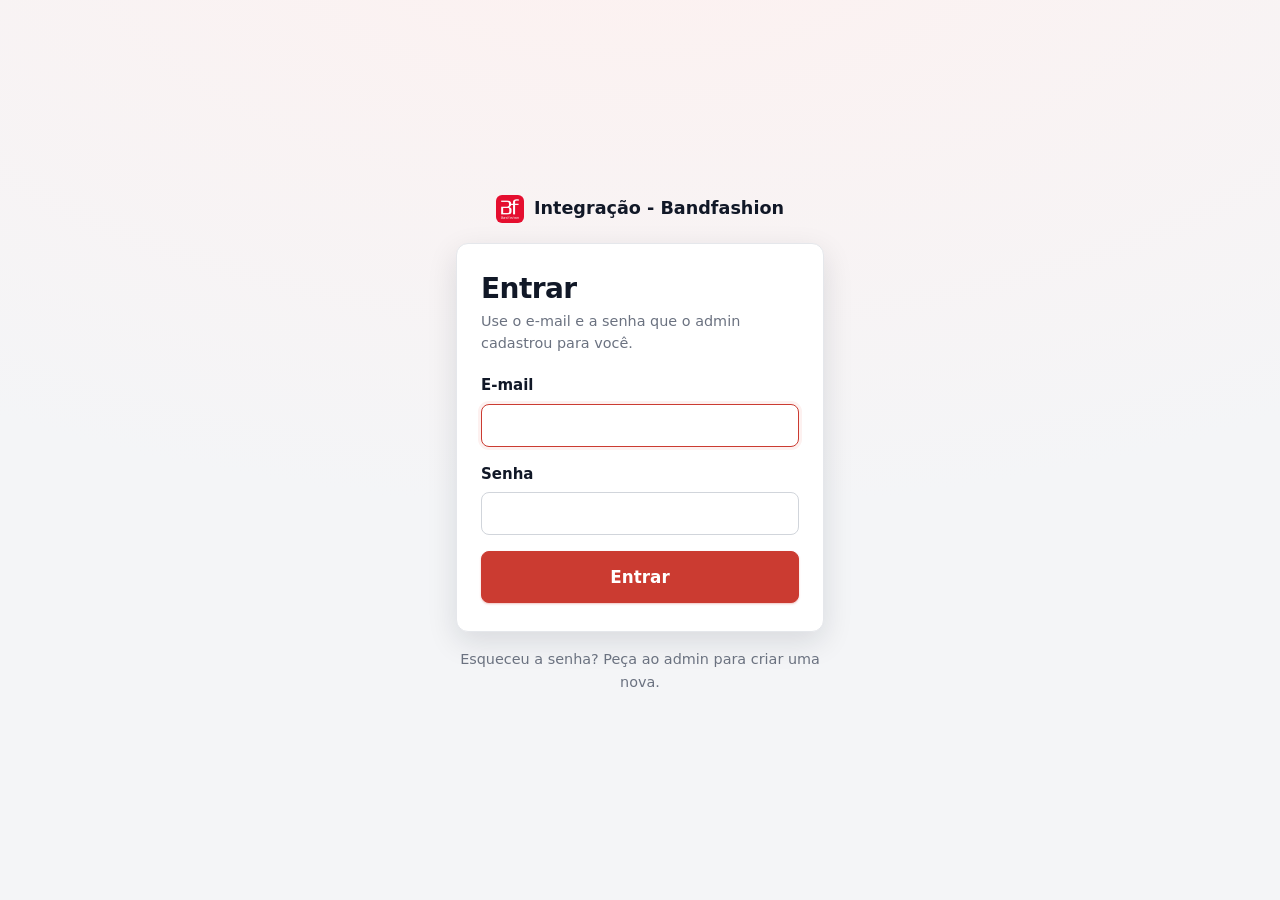
<file: src/ui/login.html>
<!doctype html>
<html lang="pt-BR">
<head>
  <meta charset="utf-8">
  <meta name="viewport" content="width=device-width, initial-scale=1">
  <title>Entrar - Integração - Bandfashion</title>
  <link rel="icon" href="logo.png">
  <link rel="stylesheet" href="estilo.css">
  <script type="module" src="login.js"></script>
</head>
<body class="pagina-login">
  <main class="login">
    <strong class="marca">Integração - Bandfashion</strong>
    <form id="login-form" class="card" novalidate>
      <h1>Entrar</h1>
      <p class="suave">Use o e-mail e a senha que o admin cadastrou para você.</p>
      <div class="campo">
        <label for="email">E-mail</label>
        <input id="email" type="email" autocomplete="username" inputmode="email" autocapitalize="none" spellcheck="false" maxlength="320" required>
      </div>
      <div class="campo">
        <label for="senha">Senha</label>
        <input id="senha" type="password" autocomplete="current-password" maxlength="200" required>
      </div>
      <button id="entrar" type="submit" class="primario grande">Entrar</button>
      <div id="resultado"></div>
    </form>
    <p class="suave">Esqueceu a senha? Peça ao admin para criar uma nova.</p>
  </main>
</body>
</html>
</file>
<file: src/ui/estilo.css>
:root {
  --fundo: #f4f5f7;
  --superficie: #ffffff;
  --superficie-2: #f8f9fb;
  --texto: #111827;
  --texto-suave: #6b7280;
  --borda: #e5e7eb;
  --borda-forte: #d1d5db;
  --primaria: #cb3b31;
  --primaria-escura: #a92f27;
  --primaria-fundo: #fdf1f0;
  --urgente: #dc2626;
  --urgente-fundo: #fef2f2;
  --destaque: #b45309;
  --destaque-fundo: #fffbeb;
  --vendas: #0369a1;
  --vendas-fundo: #f0f9ff;
  --rotina: #0f766e;
  --rotina-fundo: #f0fdfa;
  --sucesso: #15803d;
  --sucesso-fundo: #f0fdf4;
  --erro: #b91c1c;
  --erro-fundo: #fef2f2;
  --aviso-fundo: #fffbeb;
  --raio: 12px;
  --raio-pequeno: 8px;
  --sombra: 0 1px 2px rgba(17, 24, 39, 0.05), 0 1px 3px rgba(17, 24, 39, 0.06);
  --sombra-alta: 0 10px 30px rgba(17, 24, 39, 0.12);
  --largura-chat: 440px;
  color-scheme: light;
}

* {
  box-sizing: border-box;
}

[hidden] {
  display: none !important;
}

body {
  margin: 0;
  background: var(--fundo);
  color: var(--texto);
  font: 15px/1.55 system-ui, -apple-system, "Segoe UI", Roboto, sans-serif;
  -webkit-font-smoothing: antialiased;
}

a {
  color: var(--primaria);
  text-decoration: none;
}

a:hover {
  text-decoration: underline;
}

:focus-visible {
  outline: 2px solid var(--primaria);
  outline-offset: 2px;
}

/* Estrutura */

header {
  position: sticky;
  top: 0;
  z-index: 5;
  background: rgba(255, 255, 255, 0.92);
  backdrop-filter: blur(8px);
  border-bottom: 1px solid var(--borda);
}

header .conteudo {
  display: flex;
  align-items: center;
  gap: 8px 28px;
  min-height: 60px;
}

.marca {
  display: flex;
  align-items: center;
  gap: 10px;
  font-size: 1rem;
  white-space: nowrap;
}

.marca::before {
  content: "";
  width: 28px;
  height: 28px;
  flex-shrink: 0;
  border-radius: 6px;
  background: url("logo.png") center / cover;
}

nav {
  display: flex;
  gap: 4px;
}

nav a {
  color: var(--texto-suave);
  font-weight: 500;
  padding: 6px 12px;
  border-radius: var(--raio-pequeno);
  white-space: nowrap;
}

nav a:hover {
  color: var(--texto);
  background: var(--fundo);
  text-decoration: none;
}

nav a[aria-current="page"] {
  color: var(--texto);
  background: var(--fundo);
  font-weight: 600;
}

.sessao {
  display: flex;
  align-items: center;
  gap: 12px;
  margin-left: auto;
  white-space: nowrap;
}

.abrir-chat ~ .sessao {
  margin-left: 0;
}

.sessao-nome {
  color: var(--texto-suave);
  font-size: 0.9rem;
  padding: 6px 4px;
}

a.sessao-nome:hover,
a.sessao-nome[aria-current="page"] {
  color: var(--texto);
}

@media (max-width: 760px) {
  header .conteudo {
    flex-wrap: wrap;
    gap: 8px 12px;
    padding-top: 10px;
    padding-bottom: 10px;
  }

  .sessao,
  .abrir-chat ~ .sessao {
    order: 1;
    gap: 8px;
    margin-left: auto;
  }

  header nav {
    order: 2;
    flex: 1 1 auto;
    overflow-x: auto;
  }

  header .abrir-chat {
    order: 3;
  }

  header nav a {
    padding: 6px 10px;
    white-space: nowrap;
  }

  header nav:empty {
    display: none;
  }

  .sessao-nome {
    max-width: 72px;
    overflow: hidden;
    text-overflow: ellipsis;
  }
}

/* Notificações */

header .conteudo {
  position: relative;
}

button.sino {
  position: relative;
  padding: 7px;
  border-color: transparent;
  background: transparent;
  color: var(--texto-suave);
}

button.sino:hover,
button.sino[aria-expanded="true"] {
  background: var(--fundo);
  color: var(--texto);
}

.sino-contagem {
  position: absolute;
  top: 0;
  right: -2px;
  min-width: 18px;
  height: 18px;
  padding: 0 5px;
  border-radius: 999px;
  border: 2px solid var(--superficie);
  background: var(--urgente);
  color: #fff;
  font-size: 0.68rem;
  font-weight: 700;
  line-height: 14px;
  text-align: center;
}

.notificacoes {
  position: absolute;
  top: calc(100% + 8px);
  right: 24px;
  z-index: 6;
  width: min(420px, calc(100% - 48px));
  max-height: min(560px, calc(100vh - 100px));
  display: flex;
  flex-direction: column;
  background: var(--superficie);
  border: 1px solid var(--borda);
  border-radius: var(--raio);
  box-shadow: var(--sombra-alta);
  overflow: hidden;
}

.notificacoes-topo {
  display: flex;
  align-items: center;
  justify-content: space-between;
  gap: 12px;
  padding: 14px 16px;
  border-bottom: 1px solid var(--borda);
}

.notificacoes-topo h2 {
  margin: 0;
  font-size: 1rem;
}

button.marcar-lidas {
  padding: 4px 8px;
  border-color: transparent;
  background: transparent;
  color: var(--primaria);
  font-size: 0.85rem;
}

button.marcar-lidas:hover {
  background: var(--primaria-fundo);
}

.notificacoes-corpo {
  overflow-y: auto;
}

.notificacoes-corpo > p,
.notificacoes-corpo > .mensagem {
  margin: 16px;
}

.notificacoes-lista {
  list-style: none;
  margin: 0;
  padding: 0;
}

.notificacao + .notificacao {
  border-top: 1px solid var(--borda);
}

.notificacao > a,
.notificacao > div {
  display: flex;
  flex-direction: column;
  gap: 2px;
  padding: 12px 16px;
  color: var(--texto);
}

.notificacao > a:hover {
  background: var(--superficie-2);
  text-decoration: none;
}

.notificacao.nao-lida > a,
.notificacao.nao-lida > div {
  background: var(--primaria-fundo);
}

.notificacao.nao-lida > a:hover {
  background: #fbe2df;
}

.notificacao-topo {
  display: flex;
  align-items: center;
  gap: 8px;
}

.notificacao-topo .suave {
  font-size: 0.8rem;
}

.notificacao-nova {
  margin-left: auto;
  color: var(--primaria);
  font-size: 0.75rem;
  font-weight: 700;
}

.notificacao-nova::before {
  content: "";
  display: inline-block;
  width: 8px;
  height: 8px;
  margin-right: 6px;
  border-radius: 50%;
  background: var(--primaria);
}

.notificacao-titulo {
  font-weight: 600;
  line-height: 1.4;
}

.popup-notificacoes {
  position: fixed;
  right: 24px;
  bottom: 24px;
  z-index: 11;
  width: min(340px, calc(100% - 32px));
}

.popup-cartao {
  display: flex;
  flex-direction: column;
  gap: 12px;
  padding: 16px;
  background: var(--superficie);
  border: 1px solid var(--borda);
  border-left: 4px solid var(--primaria);
  border-radius: var(--raio);
  box-shadow: var(--sombra-alta);
  animation: popup-entra 0.25s ease-out;
}

@keyframes popup-entra {
  from {
    opacity: 0;
    transform: translateY(12px);
  }
}

.popup-topo {
  display: flex;
  align-items: center;
  justify-content: space-between;
}

button.popup-fechar {
  padding: 0 8px;
  border-color: transparent;
  background: transparent;
  color: var(--texto-suave);
  font-size: 1.3rem;
  line-height: 1.4;
}

.popup-grupos {
  list-style: none;
  margin: 0;
  padding: 0;
  display: flex;
  flex-direction: column;
  gap: 6px;
}

.popup-grupos li {
  display: flex;
  align-items: center;
  gap: 6px;
}

.popup-marca {
  width: 10px;
  height: 10px;
  margin-right: 4px;
  border-radius: 50%;
  background: var(--texto-suave);
}

.popup-marca.urgente {
  background: var(--urgente);
}

.popup-marca.destaque {
  background: var(--destaque);
}

.popup-marca.vendas {
  background: var(--vendas);
}

.popup-marca.bom {
  background: var(--sucesso);
}

.pedido-atrasado {
  scroll-margin-top: 80px;
}

.pedido-atrasado.em-foco {
  outline: 2px solid var(--primaria);
  outline-offset: 4px;
  border-radius: var(--raio-pequeno);
}

@media (min-width: 1100px) {
  body.com-chat .popup-notificacoes {
    right: calc(var(--largura-chat) + 24px);
  }
}

@media (max-width: 760px) {
  .notificacoes {
    right: 16px;
    width: calc(100% - 32px);
    max-height: calc(100vh - 140px);
  }

  .popup-notificacoes {
    right: 16px;
    bottom: 16px;
  }
}

/* Login */

body.pagina-login {
  min-height: 100vh;
  display: grid;
  place-items: center;
  background: radial-gradient(1200px 600px at 50% -10%, var(--primaria-fundo), var(--fundo));
}

.login {
  width: min(400px, 100%);
  padding: 32px 16px;
  text-align: center;
}

.login .marca {
  justify-content: center;
  font-size: 1.1rem;
  margin-bottom: 20px;
}

.login .card {
  text-align: left;
  padding: 28px 24px;
  box-shadow: var(--sombra-alta);
}

.login input {
  width: 100%;
}

.login .card > .suave {
  margin-bottom: 20px;
}

.login > .suave {
  margin-top: 16px;
}

.conteudo {
  max-width: 1180px;
  margin: 0 auto;
  padding: 0 24px;
}

main.conteudo {
  padding-top: 28px;
  padding-bottom: 64px;
}

.conteudo.estreito {
  max-width: 560px;
}

.conteudo.medio {
  max-width: 880px;
}

.cabecalho-pagina {
  display: flex;
  flex-wrap: wrap;
  align-items: flex-end;
  justify-content: space-between;
  gap: 12px 24px;
  margin-bottom: 24px;
}

h1 {
  font-size: 1.75rem;
  line-height: 1.2;
  letter-spacing: -0.02em;
  margin: 0 0 4px;
}

h2 {
  font-size: 1.1rem;
  letter-spacing: -0.01em;
  margin: 32px 0 12px;
}

h3 {
  font-size: 1rem;
  margin: 0;
}

h4 {
  font-size: 0.8rem;
  text-transform: uppercase;
  letter-spacing: 0.04em;
  margin: 18px 0 8px;
  color: var(--texto-suave);
}

p {
  margin: 0 0 12px;
}

.suave {
  color: var(--texto-suave);
  font-size: 0.9rem;
}

code {
  font: 0.8em ui-monospace, SFMono-Regular, Menlo, monospace;
  color: var(--texto-suave);
  background: var(--superficie-2);
  border: 1px solid var(--borda);
  border-radius: 6px;
  padding: 1px 6px;
  overflow-wrap: anywhere;
}

/* Botões e campos */

button,
.botao {
  display: inline-flex;
  align-items: center;
  justify-content: center;
  gap: 6px;
  font: inherit;
  font-weight: 500;
  border: 1px solid var(--borda-forte);
  border-radius: var(--raio-pequeno);
  background: var(--superficie);
  color: var(--texto);
  padding: 8px 14px;
  cursor: pointer;
  text-decoration: none;
  transition: background 0.15s, border-color 0.15s, box-shadow 0.15s;
}

button:hover,
.botao:hover {
  background: var(--superficie-2);
  text-decoration: none;
}

button.primario,
.botao.primario {
  background: var(--primaria);
  border-color: var(--primaria);
  color: #fff;
  box-shadow: 0 1px 2px rgba(203, 59, 49, 0.3);
}

button.primario:hover,
.botao.primario:hover {
  background: var(--primaria-escura);
}

button:disabled {
  opacity: 0.6;
  cursor: wait;
}

button.grande {
  width: 100%;
  min-height: 52px;
  font-size: 1.05rem;
  font-weight: 600;
}

input,
textarea,
select {
  font: inherit;
  color: inherit;
  border: 1px solid var(--borda-forte);
  border-radius: var(--raio-pequeno);
  padding: 9px 12px;
  background: var(--superficie);
  max-width: 100%;
  transition: border-color 0.15s, box-shadow 0.15s;
}

input:focus,
textarea:focus,
select:focus {
  outline: none;
  border-color: var(--primaria);
  box-shadow: 0 0 0 3px var(--primaria-fundo);
}

input[type="radio"],
input[type="checkbox"] {
  accent-color: var(--primaria);
  width: 16px;
  height: 16px;
}

textarea {
  width: 100%;
  min-height: 80px;
  resize: vertical;
}

label {
  display: block;
  font-weight: 600;
  margin-bottom: 6px;
}

.campo {
  margin-bottom: 16px;
}

.acoes {
  display: flex;
  flex-wrap: wrap;
  gap: 8px;
  align-items: center;
}

/* Cards, selos e números */

.card {
  background: var(--superficie);
  border: 1px solid var(--borda);
  border-radius: var(--raio);
  box-shadow: var(--sombra);
  padding: 20px;
  margin-bottom: 16px;
}

section.card > h2 {
  margin-top: 0;
}

.card h3 {
  margin: 20px 0 8px;
}

.card > .acoes {
  margin-top: 16px;
}

.selo {
  display: inline-flex;
  align-items: center;
  gap: 4px;
  font-size: 0.75rem;
  font-weight: 600;
  line-height: 1.6;
  border-radius: 999px;
  padding: 1px 10px;
  background: var(--superficie-2);
  color: var(--texto-suave);
  border: 1px solid var(--borda);
  white-space: nowrap;
}

.selo.destaque {
  background: var(--destaque-fundo);
  border-color: #fde68a;
  color: var(--destaque);
}

.selo.urgente {
  background: var(--urgente-fundo);
  border-color: #fecaca;
  color: var(--urgente);
}

.selo.vendas {
  background: var(--vendas-fundo);
  border-color: #bae6fd;
  color: var(--vendas);
}

.selo.bom {
  background: var(--sucesso-fundo);
  border-color: #bbf7d0;
  color: var(--sucesso);
}

.selo.ruim {
  background: var(--erro-fundo);
  border-color: #fecaca;
  color: var(--erro);
}

.selos {
  display: flex;
  flex-wrap: wrap;
  gap: 6px;
}

.numeros {
  display: grid;
  grid-template-columns: repeat(auto-fit, minmax(140px, 1fr));
  gap: 12px;
  margin: 0;
}

.numeros div {
  min-width: 0;
  background: var(--superficie-2);
  border-radius: var(--raio-pequeno);
  padding: 10px 12px;
}

.numeros dt {
  font-size: 0.78rem;
  color: var(--texto-suave);
}

.numeros dd {
  margin: 0;
  font-weight: 600;
  overflow-wrap: anywhere;
}

.numeros.grandes dd {
  font-size: 1.35rem;
  letter-spacing: -0.01em;
}

ul.lista {
  margin: 0;
  padding-left: 20px;
}

ul.lista li {
  margin-bottom: 6px;
}

details {
  margin-top: 12px;
}

summary {
  cursor: pointer;
  color: var(--texto-suave);
  font-weight: 500;
}

summary:hover {
  color: var(--texto);
}

.mensagem {
  border-radius: var(--raio-pequeno);
  padding: 12px 14px;
  margin: 12px 0;
  font-size: 0.95rem;
}

.mensagem.erro {
  background: var(--erro-fundo);
  color: var(--erro);
  border: 1px solid #fecaca;
}

.mensagem.sucesso {
  background: var(--sucesso-fundo);
  color: var(--sucesso);
  border: 1px solid #bbf7d0;
}

.mensagem.aviso {
  background: var(--aviso-fundo);
  border: 1px solid #fde68a;
}

.carregando {
  display: flex;
  align-items: center;
  gap: 10px;
  color: var(--texto-suave);
  padding: 24px 0;
}

.carregando::before {
  content: "";
  width: 16px;
  height: 16px;
  border: 2px solid var(--borda-forte);
  border-top-color: var(--primaria);
  border-radius: 50%;
  animation: girar 0.8s linear infinite;
}

@keyframes girar {
  to {
    transform: rotate(360deg);
  }
}

table {
  width: 100%;
  border-collapse: collapse;
  font-size: 0.9rem;
}

th,
td {
  text-align: left;
  vertical-align: top;
  padding: 8px 10px;
  border-bottom: 1px solid var(--borda);
}

th {
  font-size: 0.78rem;
  font-weight: 600;
  color: var(--texto-suave);
  background: var(--superficie-2);
}

tbody tr:last-child td {
  border-bottom: 0;
}

.tabela {
  overflow-x: auto;
  border: 1px solid var(--borda);
  border-radius: var(--raio-pequeno);
}

fieldset {
  border: 0;
  margin: 0;
  padding: 0;
  min-width: 0;
}

legend {
  float: left;
  width: 100%;
  padding: 0;
  margin-bottom: 8px;
}

legend + * {
  clear: both;
}

.opcoes label {
  display: flex;
  gap: 10px;
  align-items: center;
  font-weight: normal;
  margin-bottom: 6px;
}

/* Painel de alertas */

.filtros {
  display: grid;
  grid-template-columns: minmax(200px, 1.4fr) repeat(3, minmax(0, 1fr)) auto;
  gap: 10px;
  margin-bottom: 20px;
}

.filtros input[type="search"],
.filtros select {
  width: 100%;
  min-width: 0;
}

.filtros button {
  white-space: nowrap;
}

#painel[aria-busy="true"],
#estoque[aria-busy="true"] {
  opacity: 0.55;
  transition: opacity 0.15s;
}

.vazio button {
  margin-top: 12px;
}

.visoes {
  display: flex;
  flex-wrap: wrap;
  gap: 6px;
}

.visoes button {
  gap: 6px;
  border-radius: 999px;
  padding: 5px 6px 5px 12px;
  font-size: 0.88rem;
  color: var(--texto-suave);
}

.visoes button:hover {
  color: var(--texto);
}

.visoes button[aria-pressed="true"] {
  background: var(--texto);
  border-color: var(--texto);
  color: #fff;
}

.visoes .contagem {
  min-width: 24px;
  padding: 0 7px;
  border-radius: 999px;
  background: var(--fundo);
  color: var(--cor, var(--texto));
  font-size: 0.78rem;
  font-weight: 600;
  text-align: center;
}

.visoes button.sem-itens .contagem {
  color: var(--texto-suave);
}

.visoes button[aria-pressed="true"] .contagem {
  background: rgba(255, 255, 255, 0.2);
  color: #fff;
}

.grupo > header .info {
  align-self: center;
}

.item-produto .origem {
  display: block;
  margin-bottom: 2px;
  color: var(--cor);
  font-size: 0.72rem;
  font-weight: 600;
  text-transform: uppercase;
  letter-spacing: 0.04em;
}

.mais-alertas {
  margin-top: 20px;
  text-align: center;
}

.mais-alertas button {
  margin-left: 4px;
}

/* Explicação atrás do "i" */

.info {
  position: relative;
  display: inline-flex;
  vertical-align: middle;
}

.info > button {
  width: 20px;
  height: 20px;
  padding: 0;
  border-radius: 50%;
  color: var(--texto-suave);
  font: italic 600 12px/1 Georgia, serif;
}

.info > button:hover,
.info.aberto > button {
  color: var(--texto);
  border-color: var(--texto-suave);
}

.info-balao {
  display: none;
  position: absolute;
  top: calc(100% + 8px);
  left: -12px;
  z-index: 20;
  width: max-content;
  max-width: min(340px, 80vw);
  padding: 10px 12px;
  border-radius: var(--raio-pequeno);
  background: var(--texto);
  color: #fff;
  box-shadow: var(--sombra-alta);
  font-size: 0.86rem;
  font-weight: 400;
  line-height: 1.45;
  letter-spacing: normal;
  text-transform: none;
  white-space: normal;
}

.info.aberto .info-balao {
  display: block;
}

.grupo {
  margin-top: 32px;
  scroll-margin-top: 80px;
}

.grupo > header {
  position: static;
  background: none;
  backdrop-filter: none;
  border: 0;
  display: flex;
  align-items: baseline;
  gap: 10px;
  margin-bottom: 12px;
}

.grupo > header h2 {
  margin: 0;
  white-space: nowrap;
}

.grupo > header .contagem {
  font-size: 0.8rem;
  font-weight: 600;
  color: var(--texto-suave);
  background: var(--superficie);
  border: 1px solid var(--borda);
  border-radius: 999px;
  padding: 0 8px;
}

.grupo > header p {
  margin: 0;
}

.itens {
  display: grid;
  gap: 10px;
}

a.item {
  display: grid;
  grid-template-columns: minmax(220px, 1.3fr) minmax(0, 2fr) minmax(150px, auto) 20px;
  align-items: center;
  gap: 8px 24px;
  background: var(--superficie);
  border: 1px solid var(--borda);
  border-left: 4px solid var(--cor, var(--borda-forte));
  border-radius: var(--raio);
  box-shadow: var(--sombra);
  padding: 16px 20px;
  color: var(--texto);
  transition: box-shadow 0.15s, transform 0.15s;
}

a.item:hover {
  text-decoration: none;
  box-shadow: var(--sombra-alta);
  transform: translateY(-1px);
}

a.item::after {
  content: "›";
  font-size: 1.6rem;
  line-height: 1;
  color: var(--texto-suave);
  justify-self: end;
}

.item-produto strong {
  display: block;
  font-size: 1rem;
}

.item-produto span {
  display: block;
  color: var(--texto-suave);
  font-size: 0.88rem;
}

.item-situacao {
  display: grid;
  gap: 8px;
}

.item-situacao .frase {
  font-weight: 500;
}

.item-numeros {
  display: flex;
  flex-wrap: wrap;
  gap: 4px 18px;
  color: var(--texto-suave);
  font-size: 0.88rem;
}

.item-numeros b {
  color: var(--texto);
  font-weight: 600;
}

.item-sugestao {
  text-align: right;
}

.item-sugestao small {
  display: block;
  color: var(--texto-suave);
  font-size: 0.78rem;
}

.item-sugestao strong {
  display: block;
  font-size: 1.05rem;
}

.recado {
  background: var(--vendas-fundo);
  border: 1px solid #bae6fd;
  border-radius: var(--raio-pequeno);
  padding: 8px 12px;
  font-size: 0.9rem;
}

.recado q {
  font-style: italic;
}

.recado.repositor {
  background: var(--urgente-fundo);
  border-color: #fecaca;
}

.vazio {
  text-align: center;
  padding: 48px 24px;
}

.vazio strong {
  display: block;
  font-size: 1.15rem;
  margin-bottom: 4px;
}

.fornecedor-atrasado {
  background: var(--superficie);
  border: 1px solid var(--borda);
  border-left: 4px solid var(--cor, var(--destaque));
  border-radius: var(--raio);
  box-shadow: var(--sombra);
  padding: 16px 20px;
}

.fornecedor-atrasado > header {
  position: static;
  background: none;
  backdrop-filter: none;
  border: 0;
  display: flex;
  flex-wrap: wrap;
  align-items: center;
  gap: 8px 12px;
}

.fornecedor-atrasado > header h3 {
  margin: 0;
  font-size: 1.1rem;
}

.historico-atrasos {
  margin: 4px 0 0;
  font-size: 0.88rem;
}

.pedido-atrasado {
  border-top: 1px solid var(--borda);
  margin-top: 14px;
  padding-top: 14px;
}

.pedido-cabecalho {
  display: flex;
  flex-wrap: wrap;
  align-items: center;
  justify-content: space-between;
  gap: 6px 12px;
  font-weight: 500;
}

.recado-cobranca {
  background: var(--destaque-fundo);
  border: 1px solid #fde68a;
  border-radius: var(--raio-pequeno);
  padding: 8px 12px;
  margin: 10px 0 0;
  font-size: 0.9rem;
}

ul.skus-atrasados {
  list-style: none;
  margin: 10px 0 0;
  padding: 0;
  display: grid;
  gap: 8px;
}

ul.skus-atrasados li {
  display: grid;
  grid-template-columns: minmax(220px, 1.3fr) minmax(0, 2fr) 110px;
  align-items: center;
  gap: 6px 24px;
  background: var(--superficie-2);
  border-radius: var(--raio-pequeno);
  padding: 10px 12px;
}

ul.skus-atrasados .item-produto a {
  color: var(--texto);
}

ul.skus-atrasados .item-produto code {
  font-size: 0.8rem;
}

ul.skus-atrasados .selos {
  justify-content: flex-end;
}

details.cobrar {
  margin-top: 12px;
}

details.cobrar > summary {
  list-style: none;
  color: var(--texto);
}

details.cobrar > summary::-webkit-details-marker {
  display: none;
}

details.cobrar[open] > summary {
  background: var(--superficie-2);
}

.form-cobranca {
  display: grid;
  grid-template-columns: minmax(160px, auto) minmax(0, 1fr) auto;
  align-items: end;
  gap: 12px;
  margin-top: 12px;
}

.form-cobranca .campo {
  margin: 0;
}

.form-cobranca input {
  width: 100%;
}

.form-cobranca > div:last-child {
  grid-column: 1 / -1;
}

.form-cobranca > div:last-child:empty {
  display: none;
}

@media (max-width: 760px) {
  .conteudo {
    padding: 0 16px;
  }

  .filtros {
    grid-template-columns: 1fr 1fr;
  }

  .filtros input[type="search"],
  .filtros #filtro-fornecedor,
  .filtros button {
    grid-column: 1 / -1;
  }

  .filtros select {
    font-size: 0.9rem;
    padding-left: 10px;
    padding-right: 6px;
  }

  .grupo > header {
    flex-wrap: wrap;
  }

  .grupo > header p {
    flex-basis: 100%;
  }

  a.item {
    grid-template-columns: 1fr;
  }

  ul.skus-atrasados li,
  .form-cobranca {
    grid-template-columns: 1fr;
  }

  ul.skus-atrasados .selos {
    justify-content: flex-start;
  }

  .fornecedor-atrasado {
    padding: 14px 16px;
  }

  a.item::after {
    display: none;
  }

  .item-sugestao {
    text-align: left;
  }
}

/* Estoque */

.filtros.filtros-estoque {
  grid-template-columns: minmax(200px, 1.6fr) repeat(3, minmax(0, 1fr)) auto;
}

.barra-estoque {
  display: flex;
  flex-wrap: wrap;
  align-items: center;
  justify-content: space-between;
  gap: 8px 16px;
  margin-bottom: 12px;
  scroll-margin-top: 80px;
}

.barra-estoque p {
  margin: 0;
}

.ordem {
  display: inline-flex;
  align-items: center;
  gap: 8px;
  margin: 0;
  font-weight: 500;
  font-size: 0.9rem;
  color: var(--texto-suave);
}

.ordem select {
  color: var(--texto);
  padding-top: 6px;
  padding-bottom: 6px;
}

.tabela-estoque {
  background: var(--superficie);
  border-radius: var(--raio);
  box-shadow: var(--sombra);
}

.tabela-estoque th,
.tabela-estoque td {
  padding: 10px 16px;
  vertical-align: middle;
}

.tabela-estoque .num {
  text-align: right;
  font-variant-numeric: tabular-nums;
  white-space: nowrap;
}

.tabela-estoque tbody tr {
  position: relative;
  transition: background 0.15s;
}

.tabela-estoque tbody tr:hover {
  background: var(--superficie-2);
}

.tabela-estoque tbody tr.em-ruptura td:first-child {
  box-shadow: inset 3px 0 0 var(--urgente);
}

.tabela-estoque .produto a {
  color: var(--texto);
}

.tabela-estoque .produto a::after {
  content: "";
  position: absolute;
  inset: 0;
}

.tabela-estoque .produto strong,
.tabela-estoque .produto span {
  display: block;
}

.tabela-estoque .produto span {
  color: var(--texto-suave);
  font-size: 0.85rem;
}

.tabela-estoque .produto code {
  margin-left: 6px;
  white-space: nowrap;
}

.tabela-estoque .categoria {
  color: var(--texto-suave);
}

.tabela-estoque .segura {
  font-weight: 600;
}

.tabela-estoque .segura .selo {
  margin-left: 8px;
}

.paginacao {
  display: flex;
  align-items: center;
  justify-content: center;
  gap: 16px;
  margin-top: 20px;
  color: var(--texto-suave);
  font-size: 0.9rem;
}

.paginacao button:disabled {
  opacity: 0.45;
  cursor: default;
}

@media (max-width: 760px) {
  .filtros.filtros-estoque {
    grid-template-columns: 1fr 1fr;
  }

  .tabela-estoque {
    background: none;
    border: 0;
    box-shadow: none;
    overflow: visible;
  }

  .tabela-estoque thead {
    display: none;
  }

  .tabela-estoque table,
  .tabela-estoque tbody {
    display: block;
  }

  .tabela-estoque tbody tr {
    display: grid;
    grid-template-columns: repeat(4, minmax(0, 1fr));
    gap: 10px 8px;
    background: var(--superficie);
    border: 1px solid var(--borda);
    border-radius: var(--raio);
    box-shadow: var(--sombra);
    padding: 14px 16px;
    margin-bottom: 10px;
  }

  .tabela-estoque tbody tr.em-ruptura {
    border-left: 4px solid var(--urgente);
  }

  .tabela-estoque tbody tr.em-ruptura td:first-child {
    box-shadow: none;
  }

  .tabela-estoque td {
    padding: 0;
    border: 0;
  }

  .tabela-estoque td.produto {
    grid-column: 1 / -1;
  }

  .tabela-estoque td.categoria {
    display: none;
  }

  .tabela-estoque td.num {
    text-align: left;
    white-space: normal;
  }

  .tabela-estoque td[data-rotulo]::before {
    content: attr(data-rotulo);
    display: block;
    font-size: 0.72rem;
    font-weight: 500;
    color: var(--texto-suave);
  }

  .tabela-estoque .segura .selo {
    margin: 4px 0 0;
  }
}

/* Tela do SKU */

.voltar {
  display: inline-block;
  color: var(--texto-suave);
  font-weight: 500;
  margin-bottom: 12px;
}

.layout-sku {
  display: grid;
  grid-template-columns: minmax(0, 1fr) 360px;
  gap: 20px;
  align-items: start;
}

@media (max-width: 1000px) {
  .layout-sku {
    grid-template-columns: 1fr;
  }
}

@media (max-width: 1500px) {
  body.com-chat .layout-sku {
    grid-template-columns: 1fr;
  }
}

.sugestao-destaque {
  display: flex;
  flex-wrap: wrap;
  align-items: baseline;
  gap: 4px 12px;
  background: var(--primaria-fundo);
  border-radius: var(--raio-pequeno);
  padding: 14px 16px;
  margin-bottom: 12px;
}

.sugestao-destaque strong {
  font-size: 1.6rem;
  letter-spacing: -0.02em;
  color: var(--primaria-escura);
}

.grafico {
  display: grid;
  grid-template-columns: repeat(12, 1fr);
  align-items: end;
  gap: 8px;
  height: 180px;
  padding-top: 20px;
}

.grafico div {
  display: flex;
  flex-direction: column;
  align-items: center;
  justify-content: flex-end;
  height: 100%;
  min-width: 0;
}

.grafico span.barra-vertical {
  width: 100%;
  max-width: 40px;
  min-height: 2px;
  background: linear-gradient(180deg, #e2776f, var(--primaria));
  border-radius: 6px 6px 2px 2px;
}

.grafico span.barra-vertical.zero {
  background: var(--urgente);
}

.grafico b {
  font-size: 0.75rem;
  margin-bottom: 4px;
}

.grafico small {
  font-size: 0.72rem;
  color: var(--texto-suave);
  margin-top: 6px;
  white-space: nowrap;
}

.escolhas {
  display: grid;
  gap: 8px;
}

.escolhas label {
  display: flex;
  align-items: center;
  gap: 10px;
  font-weight: 500;
  margin: 0;
  padding: 12px 14px;
  border: 1px solid var(--borda-forte);
  border-radius: var(--raio-pequeno);
  cursor: pointer;
  transition: border-color 0.15s, background 0.15s;
}

.escolhas label:hover {
  background: var(--superficie-2);
}

.escolhas label:has(input:checked) {
  border-color: var(--primaria);
  background: var(--primaria-fundo);
  box-shadow: 0 0 0 1px var(--primaria);
}

.unidade {
  display: flex;
  gap: 8px;
  align-items: center;
}

.unidade input,
.estreito .unidade input {
  width: 140px;
}

.historico {
  list-style: none;
  margin: 0;
  padding: 0;
}

.historico li {
  padding: 10px 0;
  border-bottom: 1px solid var(--borda);
}

.historico li:last-child {
  border-bottom: 0;
}

.entrega-cabecalho {
  display: flex;
  flex-wrap: wrap;
  align-items: center;
  justify-content: space-between;
  gap: 6px 12px;
}

ul.cobrancas {
  margin: 8px 0 0;
  padding-left: 18px;
  font-size: 0.9rem;
}

ul.cobrancas li {
  margin-bottom: 4px;
}

/* Política */

.meses {
  display: grid;
  grid-template-columns: repeat(auto-fill, minmax(72px, 1fr));
  gap: 6px;
}

.meses label {
  justify-content: center;
  border: 1px solid var(--borda-forte);
  border-radius: var(--raio-pequeno);
  padding: 6px;
  margin: 0;
  cursor: pointer;
}

.meses label:has(input:checked) {
  border-color: var(--primaria);
  background: var(--primaria-fundo);
}

.pergunta p.suave {
  margin-bottom: 10px;
}

.pergunta > label,
.pergunta legend strong {
  font-size: 1rem;
}

.barra-salvar {
  position: sticky;
  bottom: 0;
  z-index: 4;
  display: flex;
  flex-wrap: wrap;
  align-items: center;
  gap: 12px;
  background: rgba(255, 255, 255, 0.95);
  backdrop-filter: blur(8px);
  border: 1px solid var(--borda);
  border-radius: var(--raio);
  box-shadow: var(--sombra-alta);
  padding: 12px 16px;
  margin-top: 24px;
}

.barra-salvar #resultado {
  flex-basis: 100%;
}

.barra-salvar #resultado:empty {
  display: none;
}

.barra-salvar #resultado .mensagem {
  margin: 0;
}

dl.erp dt {
  font-weight: 600;
}

dl.erp dd {
  margin: 2px 0 14px;
  color: var(--texto-suave);
}

/* Página de aviso (vendedoras) */

input[type="search"],
.estreito input {
  width: 100%;
}

.resultados {
  list-style: none;
  margin: 8px 0 0;
  padding: 0;
}

.resultados button {
  display: flex;
  flex-direction: column;
  align-items: flex-start;
  width: 100%;
  min-height: 56px;
  text-align: left;
  margin-bottom: 6px;
  background: var(--superficie);
}

.escolhido {
  display: flex;
  justify-content: space-between;
  align-items: center;
  gap: 12px;
  background: var(--primaria-fundo);
  border: 2px solid var(--primaria);
  border-radius: var(--raio-pequeno);
  padding: 12px 14px;
}

.busca-com-leitor {
  display: flex;
  gap: 8px;
}

.busca-com-leitor input {
  flex: 1;
  min-width: 0;
}

.busca-com-leitor button {
  flex-shrink: 0;
  gap: 6px;
  white-space: nowrap;
}

dialog.leitor {
  width: min(480px, calc(100% - 32px));
}

.leitor-video {
  position: relative;
  aspect-ratio: 4 / 3;
  overflow: hidden;
  border-radius: var(--raio-pequeno);
  background: #111827;
}

.leitor-video video {
  width: 100%;
  height: 100%;
  object-fit: cover;
}

.leitor-mira {
  position: absolute;
  inset: 35% 10%;
  border: 2px solid rgba(255, 255, 255, 0.85);
  border-radius: var(--raio-pequeno);
  box-shadow: 0 0 0 999px rgba(17, 24, 39, 0.35);
}

dialog.leitor .campo,
dialog.leitor .botao {
  margin-top: 12px;
}

.tipos {
  display: grid;
  grid-template-columns: 1fr 1fr;
  gap: 10px;
}

.tipos button {
  flex-direction: column;
  min-height: 84px;
  font-size: 1.05rem;
  font-weight: 600;
  background: var(--superficie);
}

.tipos button small {
  font-weight: 400;
  font-size: 0.8rem;
  color: var(--texto-suave);
}

.tipos button[aria-pressed="true"] {
  background: var(--primaria);
  border-color: var(--primaria);
  color: #fff;
}

.tipos button[aria-pressed="true"] small {
  color: rgba(255, 255, 255, 0.85);
}

.disponibilidade {
  margin-top: 14px;
  padding: 14px;
  background: var(--superficie-2);
  border: 1px solid var(--borda);
  border-radius: var(--raio-pequeno);
}

.disponibilidade .carregando {
  margin: 0;
}

.disponibilidade-topo {
  display: flex;
  align-items: baseline;
  justify-content: space-between;
  gap: 12px;
  font-weight: 600;
}

.disponivel {
  color: var(--texto-suave);
  font-weight: 400;
}

.disponivel strong {
  font-size: 1.6rem;
  letter-spacing: -0.01em;
  color: var(--texto);
}

.chegadas {
  list-style: none;
  margin: 12px 0 0;
  padding: 12px 0 0;
  border-top: 1px solid var(--borda);
  display: grid;
  gap: 8px;
}

.chegadas li {
  display: flex;
  flex-wrap: wrap;
  align-items: center;
  justify-content: space-between;
  gap: 4px 12px;
}

.chegadas li > span {
  display: inline-flex;
  align-items: center;
  gap: 6px;
}

button.pedidos-a-caminho {
  width: 100%;
  justify-content: flex-start;
  gap: 12px;
  margin-top: 12px;
  padding: 10px 14px;
  border-color: var(--sucesso);
  background: var(--sucesso-fundo);
  color: var(--sucesso);
  font-weight: 600;
  text-align: left;
}

button.pedidos-a-caminho .caminhao {
  display: grid;
  place-items: center;
  flex: none;
  width: 42px;
  height: 42px;
  border-radius: 50%;
  background: var(--sucesso);
  color: #fff;
}

button.pedidos-a-caminho small {
  display: block;
  font-weight: 500;
}

button.pedidos-a-caminho .seta {
  margin-left: auto;
  font-size: 1.4rem;
  line-height: 1;
}

dialog.compras {
  width: min(560px, calc(100% - 32px));
}

dialog.compras .tabela {
  max-height: 60vh;
  overflow-y: auto;
  margin-top: 12px;
  border-color: var(--borda-forte);
}

dialog.compras table {
  font-size: 0.95rem;
}

dialog.compras th {
  position: sticky;
  top: 0;
  padding: 10px 12px;
  background: var(--primaria);
  color: #fff;
  font-size: 0.9rem;
  font-weight: 700;
  text-align: center;
}

dialog.compras td {
  padding: 10px 12px;
  vertical-align: middle;
}

dialog.compras th + th,
dialog.compras td + td {
  border-left: 1px solid var(--borda-forte);
}

dialog.compras td {
  border-bottom-color: var(--borda-forte);
}

dialog.compras tbody tr:nth-child(even) td {
  background: var(--superficie-2);
}

dialog.compras td.quantidade {
  text-align: center;
  font-variant-numeric: tabular-nums;
}

dialog.compras tbody tr.atual td {
  background: var(--primaria-fundo);
  font-weight: 600;
}

.sem-chegada {
  margin: 12px 0 0;
  padding-top: 12px;
  border-top: 1px solid var(--borda);
}

.acoes-vendedora {
  margin-top: 14px;
  display: grid;
  grid-template-columns: 1fr 1fr;
  gap: 10px;
}

.acoes-vendedora button {
  flex-direction: column;
  gap: 2px;
  min-height: 68px;
  padding: 8px 10px;
  font-size: 1rem;
  border-width: 2px;
  border-color: var(--primaria);
  color: var(--primaria-escura);
}

.acoes-vendedora button small {
  font-weight: 400;
  font-size: 0.8rem;
  color: var(--texto-suave);
}

.acoes-vendedora button[aria-expanded="true"] {
  background: var(--primaria);
  color: #fff;
}

.acoes-vendedora button[aria-expanded="true"] small {
  color: rgba(255, 255, 255, 0.85);
}

.aviso-form select {
  width: 100%;
  min-height: 48px;
}

.aviso-form .mensagem.aviso {
  margin-top: 0;
}

.aviso-form {
  margin-top: 16px;
}

.card.meu-aviso {
  margin: 0;
  padding: 14px 16px;
  border-left: 4px solid var(--sucesso);
}

.card.meu-aviso.aguardando {
  border-left-color: var(--vendas);
}

.meu-aviso-topo {
  display: flex;
  justify-content: space-between;
  align-items: baseline;
  gap: 12px;
}

.meu-aviso-topo .suave {
  white-space: nowrap;
  font-size: 0.85rem;
}

.comentario-do-aviso {
  margin: 6px 0 0;
  font-style: italic;
  color: var(--texto-suave);
}

.desfecho {
  display: flex;
  flex-wrap: wrap;
  align-items: center;
  gap: 4px 10px;
  margin-top: 10px;
}

.desfecho .selo {
  font-size: 0.85rem;
  padding: 2px 12px;
}

.desfecho .suave {
  font-size: 0.85rem;
}

.desfecho .motivo {
  flex-basis: 100%;
  margin: 2px 0 0;
}

/* Painel do repositor */

.estreito .grupo > header {
  flex-wrap: wrap;
}

.estreito .grupo > header p {
  flex-basis: 100%;
}

.card.repor {
  margin: 0;
  padding: 16px 18px;
  border-left: 4px solid var(--urgente);
}

.repor-topo {
  display: flex;
  flex-wrap: wrap;
  justify-content: space-between;
  align-items: flex-start;
  gap: 8px 12px;
  margin-bottom: 10px;
}

.repor-topo .item-produto {
  flex: 1 1 200px;
}

.repor-topo .selos {
  justify-content: flex-end;
}

.repor .frase {
  font-weight: 500;
}

.repor .numeros {
  grid-template-columns: repeat(3, minmax(0, 1fr));
  gap: 8px;
}

.repor .numeros.so-estoque {
  grid-template-columns: minmax(0, 1fr);
  max-width: 220px;
}

.card.repor.aviso-gondola {
  border-left-color: var(--vendas);
}

.avisos-da-gondola {
  list-style: none;
  margin: 0 0 12px;
  padding: 10px 12px;
  background: var(--vendas-fundo);
  border-radius: var(--raio-pequeno);
  display: grid;
  gap: 6px;
}

.avisos-da-gondola .comentario-do-aviso {
  display: block;
  margin: 2px 0 0;
}

.nenhum-aviso {
  margin: 0 0 8px;
}

.verificar-campos {
  display: grid;
  grid-template-columns: minmax(0, 1fr) minmax(0, 0.6fr);
  gap: 10px;
}

.verificar-campos input,
.verificar-campos select {
  width: 100%;
}

.verificar {
  margin-top: 14px;
  padding-top: 14px;
  border-top: 1px solid var(--borda);
}

.verificar label {
  font-size: 0.9rem;
}

.verificar label .suave {
  font-weight: 400;
}

.resultados-verificacao {
  display: grid;
  grid-template-columns: repeat(3, minmax(0, 1fr));
  gap: 8px;
  margin-top: 10px;
}

.resultados-verificacao button {
  min-height: 48px;
  font-weight: 600;
  text-align: center;
}

.resultados-verificacao button.repus-parte[aria-expanded="true"] {
  border-color: var(--destaque);
  background: var(--destaque-fundo);
}

.repor-parte {
  margin-top: 8px;
  padding: 12px;
  background: var(--destaque-fundo);
  border: 1px solid var(--borda);
  border-left: 3px solid var(--destaque);
  border-radius: var(--raio-pequeno);
}

.repor-parte-campos {
  display: flex;
  flex-wrap: wrap;
  gap: 12px 20px;
}

.repor-parte .unidade input {
  width: 100px;
}

.repor-parte .falta {
  margin: 10px 0;
}

.verificar .mensagem {
  margin: 10px 0 0;
}

@media (max-width: 760px) {
  .resultados-verificacao {
    grid-template-columns: 1fr 1fr;
  }

  .resultados-verificacao .repus {
    grid-column: 1 / -1;
  }

  .repor-topo .selos {
    justify-content: flex-start;
  }

  .verificar-campos {
    grid-template-columns: 1fr;
  }

  .repor .numeros dd {
    font-size: 1.15rem;
  }
}

/* Mix de gôndola */

.produtos-gondola {
  list-style: none;
  margin: 12px 0 0;
  padding: 0;
  display: grid;
  gap: 8px;
}

.produtos-gondola a {
  display: flex;
  align-items: center;
  justify-content: space-between;
  gap: 12px;
  min-height: 64px;
  background: var(--superficie);
  border: 1px solid var(--borda);
  border-radius: var(--raio);
  box-shadow: var(--sombra);
  padding: 12px 16px;
  color: var(--texto);
}

.produtos-gondola a:hover {
  text-decoration: none;
  box-shadow: var(--sombra-alta);
}

.produtos-gondola a::after {
  content: "›";
  font-size: 1.6rem;
  line-height: 1;
  color: var(--texto-suave);
}

.produto-gondola-nome {
  flex: 1;
  min-width: 0;
}

.produto-gondola-nome strong,
.produto-gondola-nome span {
  display: block;
}

.capacidade-gondola {
  margin-top: 16px;
}

.capacidade-gondola label {
  font-size: 1.1rem;
  font-weight: 600;
}

.capacidade-gondola > .suave {
  margin: 2px 0 10px;
}

.capacidade-campos {
  display: flex;
  flex-wrap: wrap;
  align-items: center;
  gap: 10px 14px;
}

.estreito .capacidade-campos input {
  width: 110px;
  font-size: 1.5rem;
  font-weight: 600;
  padding: 6px 10px;
}

.capacidade-campos button {
  min-height: 44px;
}

.capacidade-gondola #gravada {
  margin: 10px 0 0;
}

.capacidade-gondola #gravada .mensagem {
  margin: 0;
}

.card.mix h2 {
  margin: 0;
}

.lista-mix {
  list-style: none;
  margin: 8px 0 0;
  padding: 0;
}

.linha-mix {
  display: grid;
  grid-template-columns: minmax(0, 1fr) auto;
  align-items: center;
  gap: 12px;
  padding: 12px 0;
  border-bottom: 1px solid var(--borda);
}

.linha-mix-info {
  display: grid;
  gap: 4px;
}

.linha-mix-info code {
  justify-self: start;
  font-size: 0.75rem;
}

.linha-mix-info .suave {
  font-size: 0.85rem;
}

.linha-mix-quantidade {
  display: flex;
  flex-direction: column;
  align-items: center;
  min-width: 64px;
  padding: 6px 10px;
  background: var(--primaria-fundo);
  border-radius: var(--raio-pequeno);
  color: var(--primaria-escura);
}

.linha-mix-quantidade b {
  font-size: 2rem;
  line-height: 1.1;
}

.linha-mix-quantidade small {
  font-size: 0.75rem;
}

.linha-mix.fora .linha-mix-quantidade {
  background: var(--superficie-2);
  color: var(--texto-suave);
}

.total-mix {
  margin: 12px 0 4px;
  font-weight: 600;
}

.participacao {
  display: flex;
  align-items: center;
  gap: 8px;
}

.participacao-barra {
  flex: 1;
  max-width: 220px;
  height: 8px;
  background: var(--borda);
  border-radius: 999px;
  overflow: hidden;
}

.participacao-barra span {
  display: block;
  height: 100%;
  background: var(--primaria);
  border-radius: 999px;
}

.participacao-valor {
  min-width: 4ch;
  text-align: right;
  font-weight: 600;
  font-variant-numeric: tabular-nums;
}

.lista-participacao {
  list-style: none;
  margin: 8px 0 0;
  padding: 0;
}

.lista-participacao li {
  display: grid;
  grid-template-columns: minmax(0, 1fr) minmax(120px, 1.2fr) 64px;
  align-items: center;
  gap: 12px;
  padding: 8px 0;
  border-bottom: 1px solid var(--borda);
}

.lista-participacao li.este .participacao-sku {
  font-weight: 600;
}

.participacao-sku .selo {
  margin-left: 6px;
}

.participacao-dia {
  text-align: right;
  font-variant-numeric: tabular-nums;
}

@media (max-width: 520px) {
  .lista-participacao li {
    grid-template-columns: minmax(0, 1fr) minmax(96px, 0.8fr) auto;
    gap: 8px;
  }
}

/* Usuários e conta */

button.perigo {
  color: var(--erro);
  border-color: #fecaca;
}

button.perigo:hover {
  background: var(--erro-fundo);
}

.campos-lado-a-lado {
  display: grid;
  grid-template-columns: repeat(auto-fit, minmax(220px, 1fr));
  gap: 0 16px;
}

form.card > h2 {
  margin-top: 0;
}

#cadastro input:not([type="checkbox"]),
.pessoa-edicao input[type="text"],
#senha-form input {
  width: 100%;
  padding: 9px 12px;
}

.escolhas.papeis {
  grid-template-columns: repeat(2, minmax(0, 1fr));
}

.escolhas.papeis label span {
  display: flex;
  flex-direction: column;
  line-height: 1.35;
}

.escolhas.papeis small {
  font-weight: 400;
}

.pessoas {
  list-style: none;
  margin: 0;
  padding: 0;
}

.pessoa {
  display: grid;
  grid-template-columns: minmax(0, 1fr) minmax(0, 1fr) 360px;
  gap: 8px 20px;
  align-items: center;
  padding: 14px 0;
  border-bottom: 1px solid var(--borda);
}

.pessoa:last-child {
  border-bottom: 0;
}

.pessoa-quem,
.pessoa-situacao {
  display: flex;
  flex-direction: column;
  gap: 4px;
  min-width: 0;
  overflow-wrap: anywhere;
}

.pessoa-situacao > .suave {
  font-size: 0.85rem;
}

.pessoa > .acoes {
  justify-content: flex-end;
}

.pessoa > .acoes button {
  padding: 6px 12px;
  font-size: 0.9rem;
}

.pessoa.desativada .pessoa-quem strong {
  color: var(--texto-suave);
}

.pessoa-edicao {
  grid-column: 1 / -1;
  display: grid;
  gap: 12px;
  background: var(--superficie-2);
  border: 1px solid var(--borda);
  border-radius: var(--raio-pequeno);
  padding: 14px;
}

.pessoa-edicao .campo {
  margin: 0;
}

.conta-nome {
  display: flex;
  flex-direction: column;
  margin: 0 0 10px;
}

@media (max-width: 760px) {
  .pessoa,
  .escolhas.papeis {
    grid-template-columns: minmax(0, 1fr);
  }

  .pessoa > .acoes {
    justify-content: flex-start;
  }
}

/* Chat lateral */

.abrir-chat {
  margin-left: auto;
  background: var(--primaria);
  border-color: var(--primaria);
  color: #fff;
}

.abrir-chat:hover {
  background: var(--primaria-escura);
}

.abrir-chat[aria-expanded="true"] {
  background: var(--texto);
  border-color: var(--texto);
}

.chat-lateral {
  position: fixed;
  top: 0;
  right: 0;
  bottom: 0;
  z-index: 10;
  width: min(var(--largura-chat), 100%);
  display: flex;
  flex-direction: column;
  background: var(--superficie-2);
  border-left: 1px solid var(--borda);
  box-shadow: var(--sombra-alta);
}

.chat-topo {
  display: flex;
  justify-content: space-between;
  align-items: center;
  gap: 12px;
  padding: 14px 16px;
  background: var(--superficie);
  border-bottom: 1px solid var(--borda);
}

.chat-topo strong {
  display: flex;
  align-items: center;
  gap: 8px;
}

.chat-topo strong::before {
  content: "";
  width: 10px;
  height: 10px;
  border-radius: 50%;
  background: var(--sucesso);
}

.chat-contexto {
  margin: 0;
  padding: 8px 16px;
  font-size: 0.85rem;
  color: var(--texto-suave);
  background: var(--superficie);
  border-bottom: 1px solid var(--borda);
}

.chat-respostas {
  flex: 1;
  overflow-y: auto;
  padding: 16px;
  display: flex;
  flex-direction: column;
  gap: 12px;
}

.chat-boas-vindas {
  margin: auto 0 0;
}

.chat-boas-vindas p {
  color: var(--texto-suave);
}

.sugestoes-de-pergunta {
  display: flex;
  flex-direction: column;
  gap: 6px;
}

.sugestoes-de-pergunta button {
  justify-content: flex-start;
  text-align: left;
  border-radius: 999px;
  font-size: 0.9rem;
  padding: 8px 14px;
}

.bolha {
  max-width: 92%;
  border-radius: 14px;
  padding: 10px 14px;
  font-size: 0.95rem;
}

.bolha.minha {
  align-self: flex-end;
  background: var(--primaria);
  color: #fff;
  border-bottom-right-radius: 4px;
}

.bolha.copilot {
  align-self: flex-start;
  background: var(--superficie);
  border: 1px solid var(--borda);
  border-bottom-left-radius: 4px;
  box-shadow: var(--sombra);
}

.bolha.copilot .card {
  box-shadow: none;
  padding: 12px;
}

.bolha details {
  border-top: 1px solid var(--borda);
  padding-top: 8px;
}

.chat-formulario {
  display: flex;
  gap: 8px;
  align-items: flex-end;
  padding: 12px 16px 16px;
  background: var(--superficie);
  border-top: 1px solid var(--borda);
}

.chat-formulario textarea {
  min-height: 44px;
  max-height: 160px;
  resize: none;
  border-radius: 22px;
  padding: 11px 16px;
}

.chat-formulario button {
  border-radius: 22px;
  min-height: 44px;
}

.texto-resposta {
  white-space: pre-wrap;
  overflow-wrap: anywhere;
}

mark.nao-confirmada {
  background: var(--erro-fundo);
  color: var(--erro);
  border-radius: 4px;
  padding: 0 2px;
}

.digitando {
  display: inline-flex;
  gap: 4px;
  padding: 4px 0;
}

.digitando span {
  width: 7px;
  height: 7px;
  border-radius: 50%;
  background: var(--texto-suave);
  animation: pulsar 1.2s infinite ease-in-out;
}

.digitando span:nth-child(2) {
  animation-delay: 0.15s;
}

.digitando span:nth-child(3) {
  animation-delay: 0.3s;
}

@keyframes pulsar {
  0%,
  80%,
  100% {
    opacity: 0.3;
    transform: scale(0.8);
  }
  40% {
    opacity: 1;
    transform: scale(1);
  }
}

.chat-controles {
  display: flex;
  gap: 8px;
}

.chat-alca {
  position: absolute;
  top: 0;
  bottom: 0;
  left: -4px;
  z-index: 1;
  width: 8px;
  cursor: col-resize;
  touch-action: none;
}

.chat-alca::after {
  content: "";
  position: absolute;
  top: 0;
  bottom: 0;
  left: 3px;
  width: 2px;
  background: transparent;
  transition: background 0.15s;
}

.chat-alca:hover::after,
.chat-alca:focus-visible::after,
body.redimensionando-chat .chat-alca::after {
  background: var(--primaria);
}

.chat-alca:focus-visible {
  outline: none;
}

body.redimensionando-chat {
  cursor: col-resize;
  user-select: none;
}

.chat-lateral.maximizado {
  width: 100%;
  border-left: 0;
}

.chat-lateral.maximizado .chat-alca {
  display: none;
}

.chat-lateral.maximizado .chat-respostas,
.chat-lateral.maximizado .chat-formulario,
.chat-lateral.maximizado .chat-contexto {
  padding-left: max(16px, calc((100% - 880px) / 2));
  padding-right: max(16px, calc((100% - 880px) / 2));
}

body.chat-maximizado {
  overflow: hidden;
}

@media (min-width: 1100px) {
  body.com-chat {
    padding-right: var(--largura-chat);
  }
}

@media (max-width: 760px) {
  .chat-alca {
    display: none;
  }
}

/* Setores */

.linha-do-formulario {
  display: flex;
  flex-wrap: wrap;
  gap: 8px;
}

.linha-do-formulario input {
  flex: 1 1 160px;
  min-width: 0;
}

/* Dashboard do repositor */

.dashboard-topo {
  display: flex;
  flex-wrap: wrap;
  align-items: flex-end;
  justify-content: space-between;
  gap: 12px 24px;
}

.dashboard h1 {
  font-size: 2.1rem;
}

.atualizado {
  margin: 0;
  color: var(--texto-suave);
  font-size: 0.9rem;
}

.atualizado::before {
  content: "";
  display: inline-block;
  width: 8px;
  height: 8px;
  margin-right: 8px;
  border-radius: 50%;
  background: var(--sucesso);
  vertical-align: 1px;
}

.atualizado.sem-conexao {
  color: var(--erro);
}

.atualizado.sem-conexao::before {
  background: var(--erro);
}

.tela-cheia {
  white-space: nowrap;
}

.dashboard-resumo {
  list-style: none;
  margin: 20px 0;
  padding: 0;
  display: grid;
  grid-template-columns: repeat(4, minmax(0, 1fr));
  gap: 12px;
}

.dashboard-contador {
  display: flex;
  align-items: baseline;
  gap: 10px;
  padding: 14px 18px;
  border-radius: var(--raio);
  border: 1px solid var(--borda);
  border-top: 4px solid var(--cor-prioridade);
  background: var(--superficie);
  box-shadow: var(--sombra);
}

.dashboard-contador b {
  font-size: 2rem;
  line-height: 1;
  color: var(--cor-prioridade);
  font-variant-numeric: tabular-nums;
}

.dashboard-contador span {
  font-weight: 600;
}

.dashboard-contador.zerado {
  opacity: 0.55;
}

.dashboard-contador.zerado b {
  color: var(--texto-suave);
}

.dashboard .urgente {
  --cor-prioridade: var(--urgente);
  --fundo-prioridade: var(--urgente-fundo);
}

.dashboard .vendas {
  --cor-prioridade: var(--vendas);
  --fundo-prioridade: var(--vendas-fundo);
}

.dashboard .destaque {
  --cor-prioridade: var(--destaque);
  --fundo-prioridade: var(--destaque-fundo);
}

.dashboard .rotina {
  --cor-prioridade: var(--rotina);
  --fundo-prioridade: var(--rotina-fundo);
}

.dashboard-lista {
  list-style: none;
  margin: 0;
  padding: 0;
  display: grid;
  grid-template-columns: repeat(auto-fill, minmax(230px, 1fr));
  gap: 14px;
}

.dashboard-lista:has(.dashboard-em-dia) {
  grid-template-columns: minmax(0, 1fr);
}

.gondola-cartao {
  aspect-ratio: 1;
  display: flex;
  flex-direction: column;
  align-items: center;
  gap: 4px;
  min-width: 0;
  padding: 18px 20px;
  text-align: center;
  background: var(--superficie);
  border: 1px solid var(--borda);
  border-top: 6px solid var(--cor-prioridade);
  border-radius: var(--raio);
  box-shadow: var(--sombra);
}

.gondola-cartao.urgente {
  background: var(--fundo-prioridade);
}

.gondola-setor {
  font-size: 0.8rem;
  font-weight: 700;
  letter-spacing: 0.06em;
  text-transform: uppercase;
  color: var(--cor-prioridade);
}

.gondola-sku {
  max-width: 100%;
  margin: 6px 0 4px;
  padding: 3px 8px;
  overflow: hidden;
  text-overflow: ellipsis;
  white-space: nowrap;
  font-size: 1.1rem;
  font-weight: 600;
  color: var(--texto);
}

.gondola-nome {
  display: -webkit-box;
  -webkit-box-orient: vertical;
  -webkit-line-clamp: 2;
  overflow: hidden;
  font-size: 1.15rem;
  line-height: 1.25;
  letter-spacing: -0.01em;
}

.gondola-variante {
  color: var(--texto-suave);
  font-weight: 500;
}

.gondola-quantidade {
  margin-top: auto;
  display: flex;
  justify-content: center;
  align-items: baseline;
  flex-wrap: wrap;
  gap: 0 8px;
}

.gondola-quantidade b {
  font-size: 2.8rem;
  line-height: 1;
  color: var(--cor-prioridade);
  font-variant-numeric: tabular-nums;
}

.gondola-quantidade small {
  color: var(--texto-suave);
  font-weight: 500;
}

.gondola-quantidade.sem-capacidade {
  flex-direction: column;
  align-items: center;
}

.gondola-quantidade.sem-capacidade b {
  font-size: 1.4rem;
  line-height: 1.2;
}

.visualmente-oculto {
  position: absolute;
  width: 1px;
  height: 1px;
  overflow: hidden;
  clip-path: inset(50%);
  white-space: nowrap;
}

.dashboard-em-dia {
  display: grid;
  justify-items: center;
  gap: 6px;
  padding: 56px 24px;
  text-align: center;
  color: var(--texto-suave);
  background: var(--sucesso-fundo);
  border: 1px solid #bbf7d0;
  border-radius: var(--raio);
}

.dashboard-em-dia strong {
  color: var(--sucesso);
  font-size: 1.6rem;
}

@media (min-width: 1600px) {
  body.dashboard {
    font-size: 18px;
  }

  body.dashboard .conteudo {
    max-width: 1600px;
  }
}

@media (max-width: 760px) {
  .dashboard h1 {
    font-size: 1.6rem;
  }

  .dashboard-resumo {
    grid-template-columns: repeat(2, minmax(0, 1fr));
    gap: 8px;
  }

  .dashboard-contador {
    flex-direction: column;
    gap: 2px;
    padding: 10px 12px;
  }

  .dashboard-contador b {
    font-size: 1.5rem;
  }

  .dashboard-contador span {
    font-size: 0.8rem;
    line-height: 1.3;
  }

  .dashboard-lista {
    grid-template-columns: repeat(2, minmax(0, 1fr));
    gap: 10px;
  }

  .gondola-cartao {
    padding: 12px 14px;
  }

  .gondola-sku {
    padding: 2px 6px;
    font-size: 0.78rem;
  }

  .gondola-nome {
    font-size: 1rem;
  }

  .gondola-variante {
    font-size: 0.85rem;
  }

  .gondola-quantidade b {
    font-size: 2rem;
  }

  .gondola-quantidade small {
    font-size: 0.8rem;
  }

  .gondola-quantidade.sem-capacidade b {
    font-size: 1.1rem;
  }
}

.card.repor.hora-de-repor {
  border-left-color: var(--destaque);
}

.resultados-verificacao.so-repus {
  grid-template-columns: repeat(2, minmax(0, 1fr));
}

.resultados-verificacao.so-repus .repus {
  grid-column: auto;
}

.montagem {
  margin-top: 16px;
  padding-top: 16px;
  border-top: 1px solid var(--borda);
}

.montagem button.montei {
  width: 100%;
  min-height: 48px;
  font-weight: 600;
}

.montagem .suave {
  margin: 8px 0 0;
  font-size: 0.88rem;
}

.montagem .mensagem {
  margin: 10px 0 0;
}

/* Confirmação */

dialog.confirmacao {
  width: min(420px, calc(100% - 32px));
  padding: 20px;
  border: 1px solid var(--borda);
  border-radius: var(--raio);
  background: var(--superficie);
  color: var(--texto);
  box-shadow: var(--sombra-alta);
}

dialog.confirmacao[open] {
  animation: popup-entra 0.2s ease-out;
}

dialog.confirmacao::backdrop {
  background: rgba(17, 24, 39, 0.4);
}

dialog.confirmacao h2 {
  margin: 0 0 12px;
  font-size: 1.1rem;
}

dialog.confirmacao p {
  margin: 12px 0 0;
}

.quem-ja-avisou {
  margin: 0;
  padding: 10px 12px;
  list-style: none;
  display: flex;
  flex-direction: column;
  gap: 4px;
  background: var(--vendas-fundo);
  border-left: 3px solid var(--vendas);
  border-radius: var(--raio-pequeno);
}

.confirmacao-botoes {
  display: flex;
  justify-content: flex-end;
  gap: 8px;
  margin-top: 20px;
}
</file>
